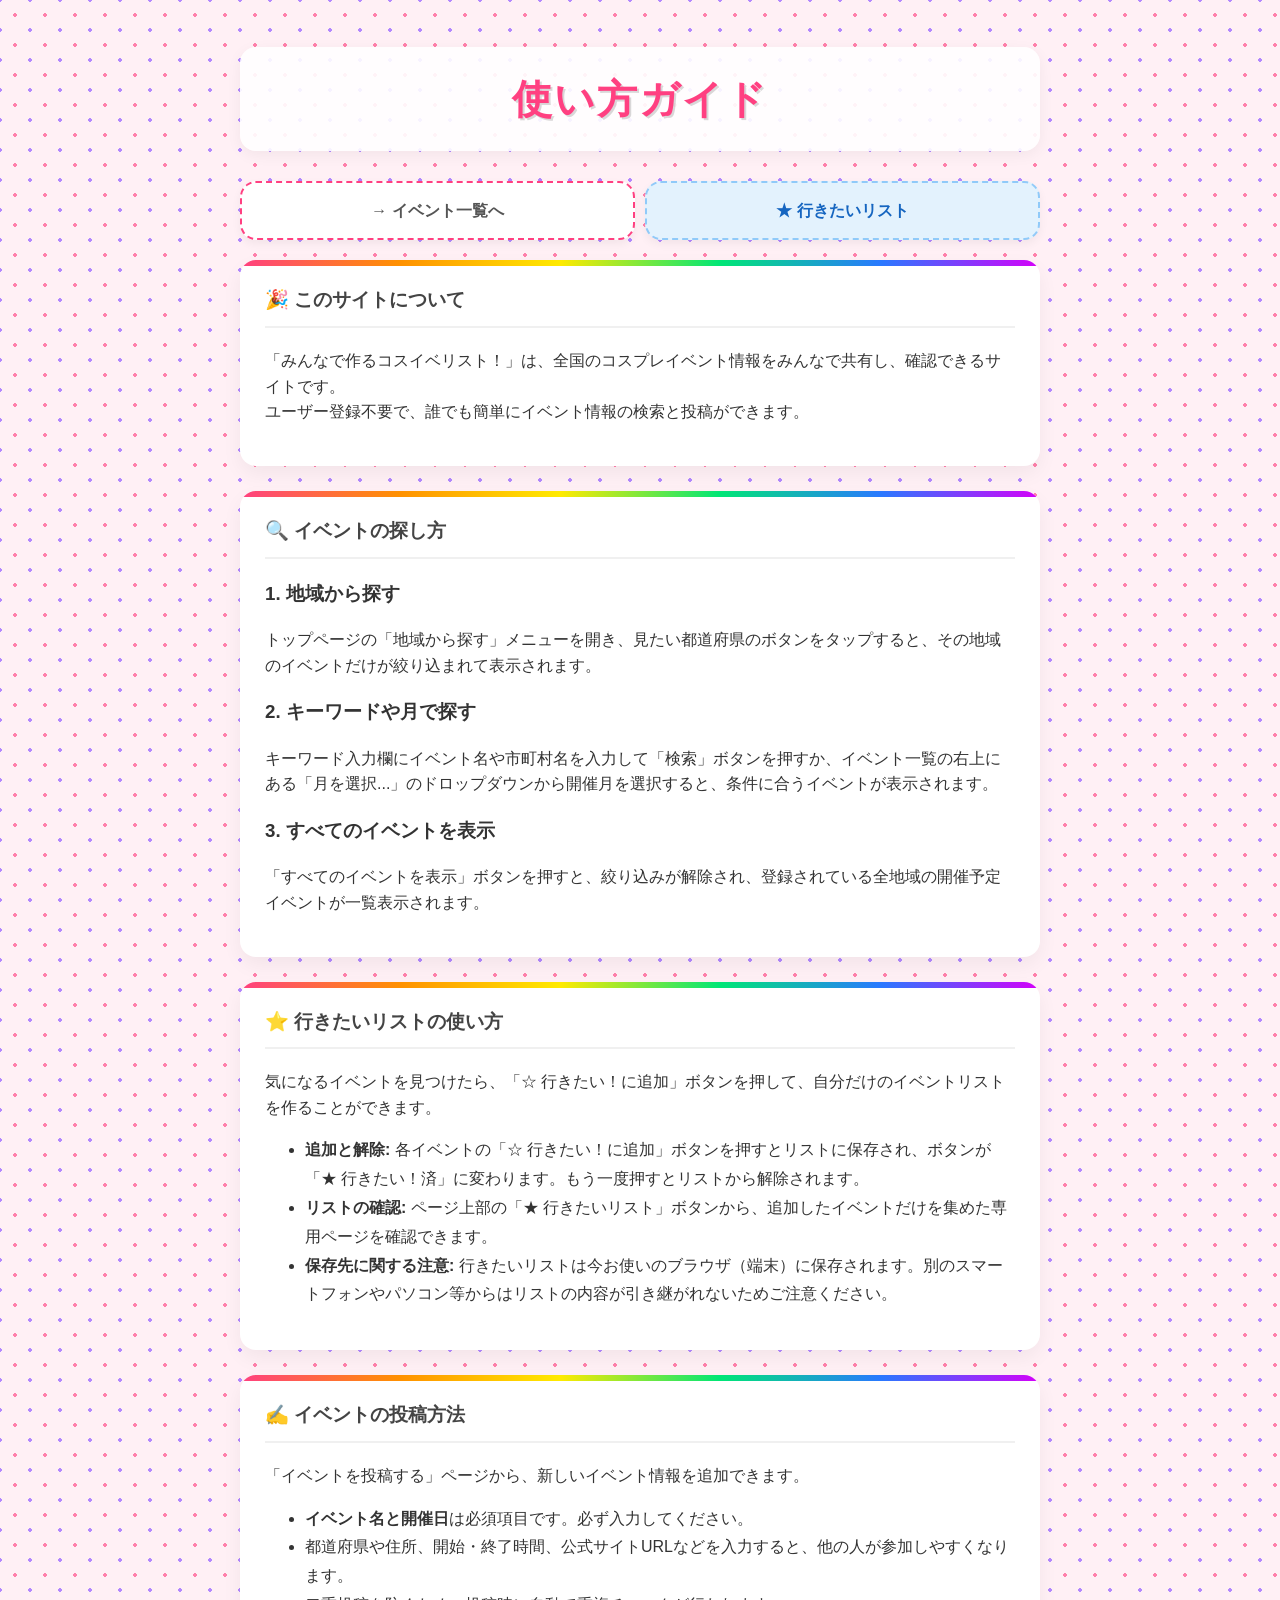
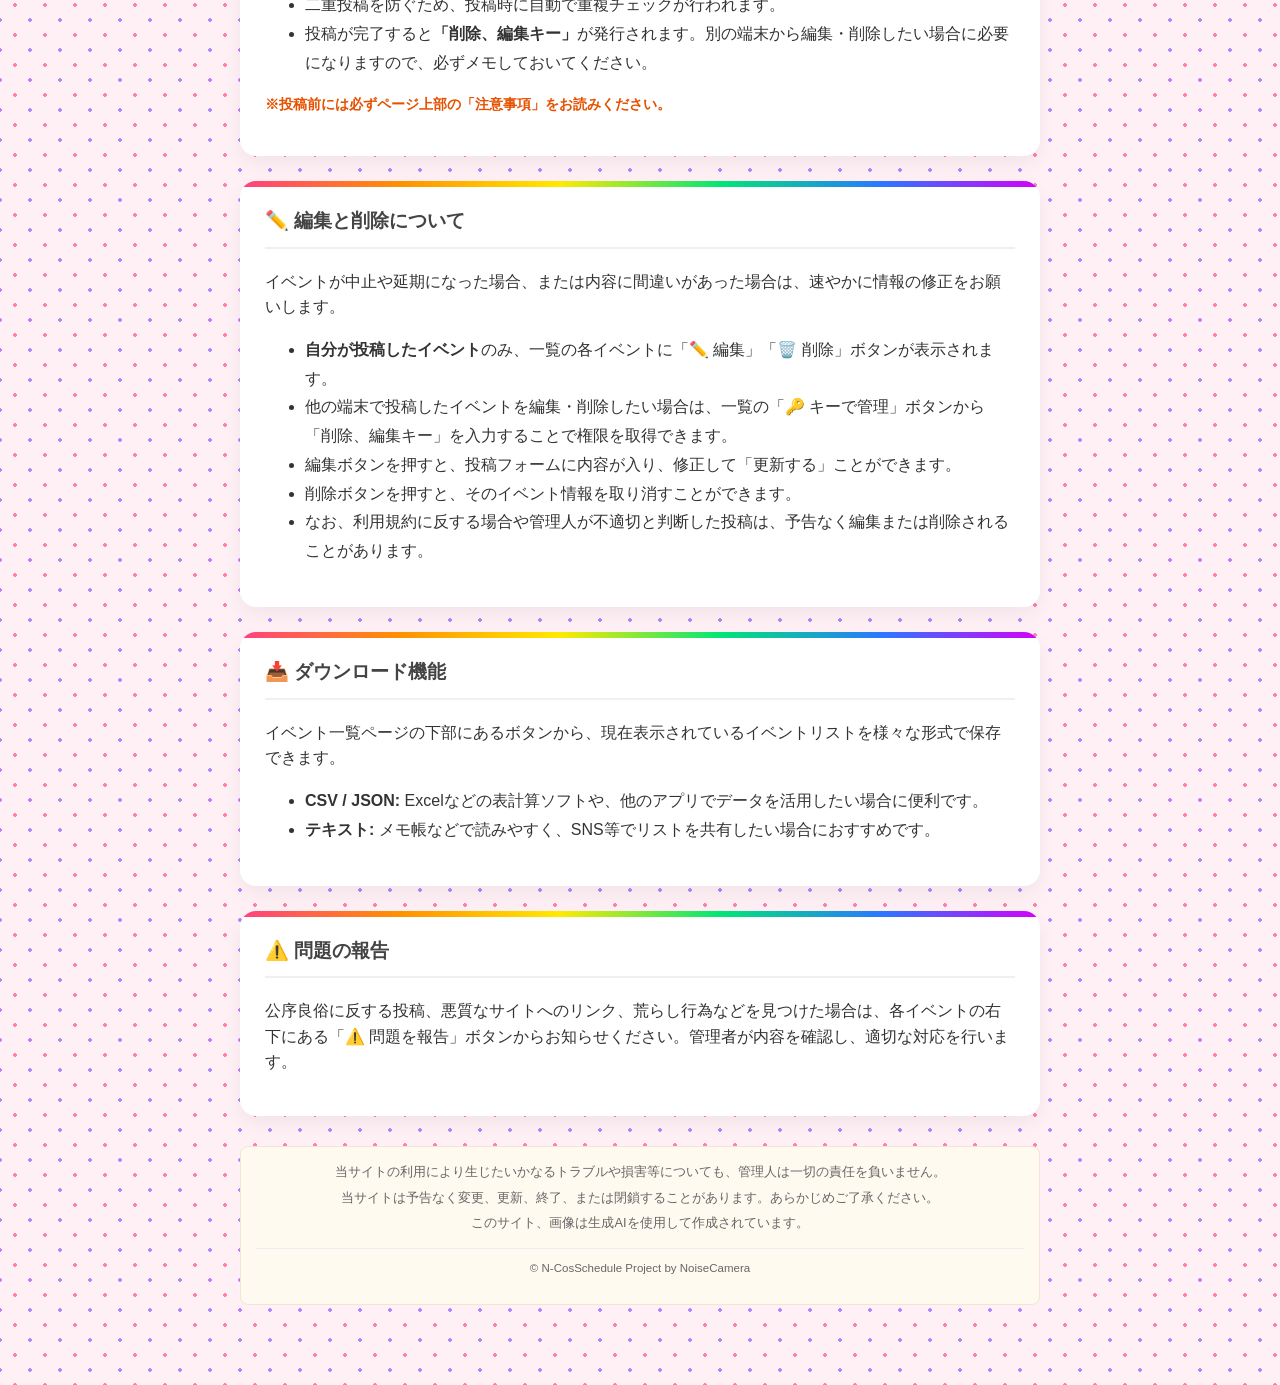
<file: how-to-use.html>
<!DOCTYPE html>
<html lang="ja">
<head>
    <meta charset="UTF-8">
    <meta name="viewport" content="width=device-width, initial-scale=0.8, maximum-scale=0.8, user-scalable=no">
    <title>使い方ガイド - みんなで作るコスイベリスト！</title>
    <link rel="icon" href="ico/favicon.ico">
    <link rel="stylesheet" href="style.css">
</head>
<body>

    <h1>使い方ガイド</h1>
    
    <div style="display: flex; flex-wrap: wrap; gap: 10px; margin-bottom: 20px;">
        <a href="index.html" class="nav-link" style="flex: 1; min-width: 130px; margin-bottom: 0;">→ イベント一覧へ</a>
        <a href="my-favorites.html" class="nav-link" style="flex: 1; min-width: 130px; margin-bottom: 0; background: #e3f2fd; border-color: #90caf9; color: #1565c0;">★ 行きたいリスト</a>
    </div>

    <div class="card">
        <h2>🎉 このサイトについて</h2>
        <p>「みんなで作るコスイベリスト！」は、全国のコスプレイベント情報をみんなで共有し、確認できるサイトです。<br>
        ユーザー登録不要で、誰でも簡単にイベント情報の検索と投稿ができます。</p>
    </div>

    <div class="card">
        <h2>🔍 イベントの探し方</h2>
        <h3>1. 地域から探す</h3>
        <p>トップページの「地域から探す」メニューを開き、見たい都道府県のボタンをタップすると、その地域のイベントだけが絞り込まれて表示されます。</p>
        
        <h3>2. キーワードや月で探す</h3>
        <p>キーワード入力欄にイベント名や市町村名を入力して「検索」ボタンを押すか、イベント一覧の右上にある「月を選択...」のドロップダウンから開催月を選択すると、条件に合うイベントが表示されます。</p>
        
        <h3>3. すべてのイベントを表示</h3>
        <p>「すべてのイベントを表示」ボタンを押すと、絞り込みが解除され、登録されている全地域の開催予定イベントが一覧表示されます。</p>
    </div>

    <div class="card">
        <h2>⭐ 行きたいリストの使い方</h2>
        <p>気になるイベントを見つけたら、「☆ 行きたい！に追加」ボタンを押して、自分だけのイベントリストを作ることができます。</p>
        <ul style="line-height: 1.8;">
            <li><strong>追加と解除:</strong> 各イベントの「☆ 行きたい！に追加」ボタンを押すとリストに保存され、ボタンが「★ 行きたい！済」に変わります。もう一度押すとリストから解除されます。</li>
            <li><strong>リストの確認:</strong> ページ上部の「★ 行きたいリスト」ボタンから、追加したイベントだけを集めた専用ページを確認できます。</li>
            <li><strong>保存先に関する注意:</strong> 行きたいリストは今お使いのブラウザ（端末）に保存されます。別のスマートフォンやパソコン等からはリストの内容が引き継がれないためご注意ください。</li>
        </ul>
    </div>

    <div class="card">
        <h2>✍️ イベントの投稿方法</h2>
        <p>「イベントを投稿する」ページから、新しいイベント情報を追加できます。</p>
        <ul style="line-height: 1.8;">
            <li><strong>イベント名と開催日</strong>は必須項目です。必ず入力してください。</li>
            <li>都道府県や住所、開始・終了時間、公式サイトURLなどを入力すると、他の人が参加しやすくなります。</li>
            <li>二重投稿を防ぐため、投稿時に自動で重複チェックが行われます。</li>
            <li>投稿が完了すると<strong>「削除、編集キー」</strong>が発行されます。別の端末から編集・削除したい場合に必要になりますので、必ずメモしておいてください。</li>
        </ul>
        <p style="color: #e65100; font-size: 0.9em; font-weight: bold;">※投稿前には必ずページ上部の「注意事項」をお読みください。</p>
    </div>

    <div class="card">
        <h2>✏️ 編集と削除について</h2>
        <p>イベントが中止や延期になった場合、または内容に間違いがあった場合は、速やかに情報の修正をお願いします。</p>
        <ul style="line-height: 1.8;">
            <li><strong>自分が投稿したイベント</strong>のみ、一覧の各イベントに「✏️ 編集」「🗑️ 削除」ボタンが表示されます。</li>
            <li>他の端末で投稿したイベントを編集・削除したい場合は、一覧の「🔑 キーで管理」ボタンから「削除、編集キー」を入力することで権限を取得できます。</li>
            <li>編集ボタンを押すと、投稿フォームに内容が入り、修正して「更新する」ことができます。</li>
            <li>削除ボタンを押すと、そのイベント情報を取り消すことができます。</li>
            <li>なお、利用規約に反する場合や管理人が不適切と判断した投稿は、予告なく編集または削除されることがあります。</li>
        </ul>
    </div>

    <div class="card">
        <h2>📥 ダウンロード機能</h2>
        <p>イベント一覧ページの下部にあるボタンから、現在表示されているイベントリストを様々な形式で保存できます。</p>
        <ul style="line-height: 1.8;">
            <li><strong>CSV / JSON:</strong> Excelなどの表計算ソフトや、他のアプリでデータを活用したい場合に便利です。</li>
            <li><strong>テキスト:</strong> メモ帳などで読みやすく、SNS等でリストを共有したい場合におすすめです。</li>
        </ul>
    </div>

    <div class="card">
        <h2>⚠️ 問題の報告</h2>
        <p>公序良俗に反する投稿、悪質なサイトへのリンク、荒らし行為などを見つけた場合は、各イベントの右下にある「⚠️ 問題を報告」ボタンからお知らせください。管理者が内容を確認し、適切な対応を行います。</p>
    </div>

    <footer style="text-align: center; font-size: 0.8em; color: #666; margin-top: 30px; padding: 15px; background: #fffaf0; border-radius: 8px; border: 1px solid #f3e5d4;">
        <p style="margin: 0;">当サイトの利用により生じたいかなるトラブルや損害等についても、管理人は一切の責任を負いません。</p>
        <p style="margin: 5px 0 0 0;">当サイトは予告なく変更、更新、終了、または閉鎖することがあります。あらかじめご了承ください。</p>
        <p style="margin: 5px 0 0 0;">このサイト、画像は生成AIを使用して作成されています。</p>
        <p style="margin-top: 15px; border-top: 1px solid #eee; padding-top: 10px; font-size: 0.9em;">© N-CosSchedule Project by NoiseCamera</p>
    </footer>

    <!-- ページトップへ戻るボタン -->
    <button id="btnPageTop" class="page-top-btn">↑</button>
    <script>
        const btnPageTop = document.getElementById("btnPageTop");
        window.addEventListener("scroll", () => {
            btnPageTop.classList.toggle("show", window.scrollY > 300);
        });
        btnPageTop.addEventListener("click", () => {
            window.scrollTo({ top: 0, behavior: 'smooth' });
        });
    </script>

</body>
</html>
</file>
<file: style.css>
:root {
    --primary-color: #FF4081; /* 変更: ポップで元気なピンク */
    --bg-color: #fff0f5;      /* 変更: さらに明るいピンク */
    --card-bg: #ffffff;
    --text-color: #333;
    --border-radius: 16px;
}
body { 
    font-family: -apple-system, BlinkMacSystemFont, "Segoe UI", Roboto, "Helvetica Neue", Arial, sans-serif;
    max-width: 800px; 
    margin: 0 auto; 
    padding: 20px 20px 80px 20px; /* ページトップボタンが被らないよう下部に余白を追加 */
    background-color: var(--bg-color);
    color: var(--text-color);
    line-height: 1.6;
    -webkit-font-smoothing: antialiased;
    /* カラフルなドット背景を追加 */
    background-image: radial-gradient(#ff80ab 2px, transparent 2px), radial-gradient(#b388ff 2px, transparent 2px);
    background-size: 30px 30px;
    background-position: 0 0, 15px 15px;
}
h1 { 
    text-align: center; 
    margin-bottom: 30px; 
    font-weight: 900;
    font-size: 2.5rem;
    letter-spacing: 2px;
    color: var(--primary-color);
    text-shadow: 2px 2px 0px rgba(0,0,0,0.15);
    background: rgba(255, 255, 255, 0.9); /* 少し透ける白の帯 */
    padding: 20px;
    border-radius: var(--border-radius); /* 丸みをつける */
    box-shadow: 0 4px 15px rgba(0,0,0,0.05); /* ふんわりとした影 */
}
h2 { 
    color: #444; 
    font-size: 1.2rem; 
    margin-top: 0; 
    margin-bottom: 20px; 
    border-bottom: 2px solid #f0f0f0; 
    padding-bottom: 10px; 
}
.card { 
    background: var(--card-bg); 
    padding: 25px; 
    border-radius: var(--border-radius); 
    margin-bottom: 25px; 
    box-shadow: 0 8px 20px rgba(0,0,0,0.05); /* 柔らかい影 */
    position: relative;
    overflow: hidden;
}
/* カード上部にカラフルなラインを追加 */
.card::before {
    content: "";
    position: absolute;
    top: 0; left: 0; right: 0;
    height: 6px;
    background: linear-gradient(90deg, #FF4081, #FF9100, #FFEA00, #00E676, #2979FF, #D500F9);
}
/* 入力フォームを見やすく、タップしやすく */
input, select, textarea { 
    width: 100%; 
    padding: 14px; 
    margin: 8px 0 20px 0; 
    border: 1px solid #e0e0e0; 
    border-radius: 12px; 
    box-sizing: border-box; 
    font-size: 16px; /* スマホでズームしないサイズ */
    background-color: #fafafa;
    appearance: none;
}
input:focus, select:focus, textarea:focus {
    outline: none;
    border-color: var(--primary-color);
    background-color: #fff;
    box-shadow: 0 0 0 4px rgba(255, 64, 129, 0.1);
}
label { display: block; margin-top: 5px; font-weight: bold; color: #666; font-size: 0.9em; }

/* ボタンデザイン */
.btn-group { display: flex; gap: 15px; }
button { 
    background: linear-gradient(135deg, #FF4081, #F50057);
    color: white; 
    padding: 15px; 
    border: none; 
    border-radius: 50px; 
    cursor: pointer; 
    width: 100%; 
    font-size: 16px; 
    font-weight: bold; 
    box-shadow: 0 4px 10px rgba(245, 0, 87, 0.3);
    transition: transform 0.2s, box-shadow 0.2s;
}
button:active { transform: scale(0.98); }
button:not(.secondary):hover {
    box-shadow: 0 6px 15px rgba(245, 0, 87, 0.4);
    transform: translateY(-2px);
}
button.secondary { 
    background: #f0f0f0; 
    color: #555; 
    box-shadow: none;
    transition: background-color 0.2s;
}
button.secondary:hover {
    background-color: #e0e0e0;
}

/* イベントリスト */
.event-item {
    display: flex;
    align-items: flex-start;
    gap: 20px;
    background: var(--card-bg);
    padding: 20px;
    border-radius: var(--border-radius);
    margin-bottom: 15px;
    box-shadow: 0 4px 15px rgba(0,0,0,0.05);
    transition: transform 0.2s, box-shadow 0.2s;
    border: none;
}
.event-item:hover {
    transform: translateY(-3px);
    box-shadow: 0 8px 25px rgba(0,0,0,0.08);
}
.event-date {
    flex-shrink: 0;
    width: 60px;
    background: linear-gradient(135deg, #FCE4EC, #F8BBD0);
    color: #C2185B;
    border-radius: 12px;
    text-align: center;
    font-weight: bold;
    padding: 10px 5px;
}
.event-date .month { display: block; font-size: 0.8em; text-transform: uppercase; }
.event-date .day { display: block; font-size: 1.8em; line-height: 1.1; }
.event-details { flex-grow: 1; }
.event-details strong { font-size: 1.1rem; font-weight: 600; color: #333; }
.event-info { margin-bottom: 8px; }
.full-date { font-size: 0.9em; color: #666; }
.location-info { margin-bottom: 10px; }
.tag { display: inline-block; background: #FCE4EC; color: var(--primary-color); padding: 4px 12px; border-radius: 20px; font-size: 0.8em; margin-right: 8px; font-weight: bold; }

.nav-link { 
    display: block; 
    text-align: center; 
    background: white; 
    padding: 15px; 
    border-radius: var(--border-radius); 
    color: #555; 
    text-decoration: none; 
    font-weight: bold; 
    box-shadow: 0 4px 10px rgba(0,0,0,0.05);
    margin-bottom: 20px;
    border: 2px dashed #FF4081; /* ポップな破線 */
    transition: all 0.3s ease;
}
.nav-link:hover {
    background: #FF4081;
    color: white;
    border-style: solid;
    transform: rotate(-1deg) scale(1.02); /* ちょっと傾くアニメーション */
}

/* 管理者ボタン */
.admin-btn-container { margin-top: 20px; text-align: right; }
.admin-btn {
    width: auto;
    font-size: 0.8em;
    padding: 5px 15px;
}

/* --- 地域別検索ボタンのスタイル --- */
.region-section { margin-bottom: 20px; }
.region-header {
    font-size: 1rem;
    color: #555;
    border-left: 5px solid #ccc;
    padding-left: 10px;
    margin-bottom: 10px;
}

/* --- 全体を囲むアコーディオンのスタイル --- */
.main-accordion-summary {
    cursor: pointer;
    list-style: none;
    outline: none;
    background: linear-gradient(135deg, #FCE4EC, #F8BBD0);
    padding: 15px 20px;
    border-radius: 12px;
    margin-bottom: 20px;
    border: 2px solid #FF4081;
    box-shadow: 0 4px 10px rgba(255, 64, 129, 0.15);
    display: flex;
    align-items: center;
    justify-content: space-between;
    transition: transform 0.2s, box-shadow 0.2s;
}
.main-accordion-summary:hover {
    transform: translateY(-2px);
    box-shadow: 0 6px 15px rgba(255, 64, 129, 0.2);
}
.main-accordion-summary::-webkit-details-marker {
    display: none;
}
.main-accordion-summary h2 {
    display: inline-block;
    margin: 0;
    border: none;
    padding: 0;
    font-size: 1.3rem;
    color: #C2185B;
}
.main-accordion-summary::after {
    content: "▼ タップして開く";
    font-size: 0.9em;
    color: #C2185B;
    font-weight: bold;
    background: white;
    padding: 6px 12px;
    border-radius: 20px;
    box-shadow: 0 2px 5px rgba(0,0,0,0.1);
}
.main-accordion.open .main-accordion-summary::after {
    content: "▲ 閉じる";
}

/* --- スムーズな開閉アニメーション用 --- */
.main-accordion-wrapper {
    display: grid;
    grid-template-rows: 0fr;
    transition: grid-template-rows 0.3s cubic-bezier(0.4, 0, 0.2, 1);
}
.main-accordion-content {
    overflow: hidden;
}
.main-accordion.open .main-accordion-wrapper {
    grid-template-rows: 1fr;
}
.pref-buttons {
    display: flex;
    flex-wrap: wrap;
    gap: 8px;
}
.pref-btn {
    width: auto;
    display: inline-block;
    padding: 8px 16px;
    font-size: 14px;
    border-radius: 20px;
    color: white;
    box-shadow: 0 2px 5px rgba(0,0,0,0.15);
    transition: transform 0.2s, box-shadow 0.2s;
    border: none;
    cursor: pointer;
}
.pref-btn:hover {
    transform: translateY(-2px);
    box-shadow: 0 4px 10px rgba(0,0,0,0.2);
}
.pref-btn:active {
    transform: scale(0.95);
}

/* 地域ごとの配色 */
.group-hokkaido-tohoku .region-header { border-color: #29B6F6; color: #0277BD; }
.group-hokkaido-tohoku .pref-btn { background: linear-gradient(135deg, #4FC3F7, #0288D1); }
.group-kanto .region-header { border-color: #66BB6A; color: #2E7D32; }
.group-kanto .pref-btn { background: linear-gradient(135deg, #81C784, #388E3C); }
.group-chubu .region-header { border-color: #FFA726; color: #EF6C00; }
.group-chubu .pref-btn { background: linear-gradient(135deg, #FFB74D, #F57C00); }
.group-kinki .region-header { border-color: #EC407A; color: #C2185B; }
.group-kinki .pref-btn { background: linear-gradient(135deg, #F06292, #C2185B); }
.group-chugoku-shikoku .region-header { border-color: #AB47BC; color: #7B1FA2; }
.group-chugoku-shikoku .pref-btn { background: linear-gradient(135deg, #BA68C8, #7B1FA2); }
.group-kyushu-okinawa .region-header { border-color: #FF7043; color: #D84315; }
.group-kyushu-okinawa .pref-btn { background: linear-gradient(135deg, #FF8A65, #E64A19); }
.group-overseas .region-header { border-color: #78909C; color: #455A64; }
.group-overseas .pref-btn { background: linear-gradient(135deg, #90A4AE, #546E7A); }

/* スマホ向け調整 */
@media (max-width: 600px) {
    body { padding: 10px 10px 80px 10px; } /* スマホでも同様に下部の余白を確保 */
    .card { padding: 20px; }
    .btn-group { flex-direction: column; } /* ボタンを縦並びに */
    .search-group { flex-direction: column; }
    h1 { font-size: 1.8rem; padding: 15px; }
}

/* --- カスタムモーダル --- */
.custom-modal-overlay {
    position: fixed;
    top: 0;
    left: 0;
    width: 100%;
    height: 100%;
    background-color: rgba(0, 0, 0, 0.6);
    display: flex;
    justify-content: center;
    align-items: center;
    z-index: 1000;
}
.custom-modal-box {
    background: white;
    padding: 25px;
    border-radius: 8px;
    box-shadow: 0 4px 15px rgba(0,0,0,0.2);
    width: 90%;
    max-width: 450px;
}
.custom-modal-message {
    white-space: pre-wrap;
    text-align: left;
    margin-bottom: 20px;
}
.custom-modal-buttons {
    display: flex;
    justify-content: flex-end;
    gap: 10px;
}
.report-btn {
    background: none !important;
    border: 1px solid #ccc !important;
    color: #777 !important;
    font-size: 0.75em !important;
    padding: 2px 8px !important;
    box-shadow: none !important;
}

/* --- ページトップへ戻るボタン --- */
.page-top-btn {
    position: fixed;
    bottom: 20px;
    right: 20px;
    width: 50px;
    height: 50px;
    background: var(--primary-color);
    color: white;
    border: none;
    border-radius: 50%;
    font-size: 24px;
    font-weight: bold;
    cursor: pointer;
    box-shadow: 0 4px 10px rgba(0,0,0,0.3);
    z-index: 1000;
    padding: 0;
    line-height: 50px;
    text-align: center;
    opacity: 0;
    pointer-events: none;
    transition: opacity 0.3s, transform 0.2s;
}
.page-top-btn.show {
    opacity: 1;
    pointer-events: auto;
}
.page-top-btn:hover {
    transform: translateY(-3px);
    box-shadow: 0 6px 15px rgba(0,0,0,0.4);
}

/* --- 印刷（PDF保存）向けの設定 --- */
@media print {
    /* PDF出力時はアコーディオンを強制的に展開し、Gridによる高さ制限を解除（全内容を表示） */
    .main-accordion-wrapper {
        display: block !important;
        height: auto !important;
    }
    .main-accordion-content {
        overflow: visible !important;
    }
    
    /* イベントアイテムやカードがページの境界で不自然に切れないようにする */
    .card, .event-item {
        break-inside: avoid;
        page-break-inside: avoid;
    }

    /* PDFに不要な操作用ボタン（ページトップ、各種ボタン類）を非表示 */
    .page-top-btn, .admin-btn-container, .report-btn, button {
        display: none !important;
    }
    
    /* 背景色やグラデーションを可能な限りPDFにも反映させる（ブラウザ側の「背景のグラフィックス」設定も必要） */
    * {
        -webkit-print-color-adjust: exact !important;
        print-color-adjust: exact !important;
    }
}
</file>
